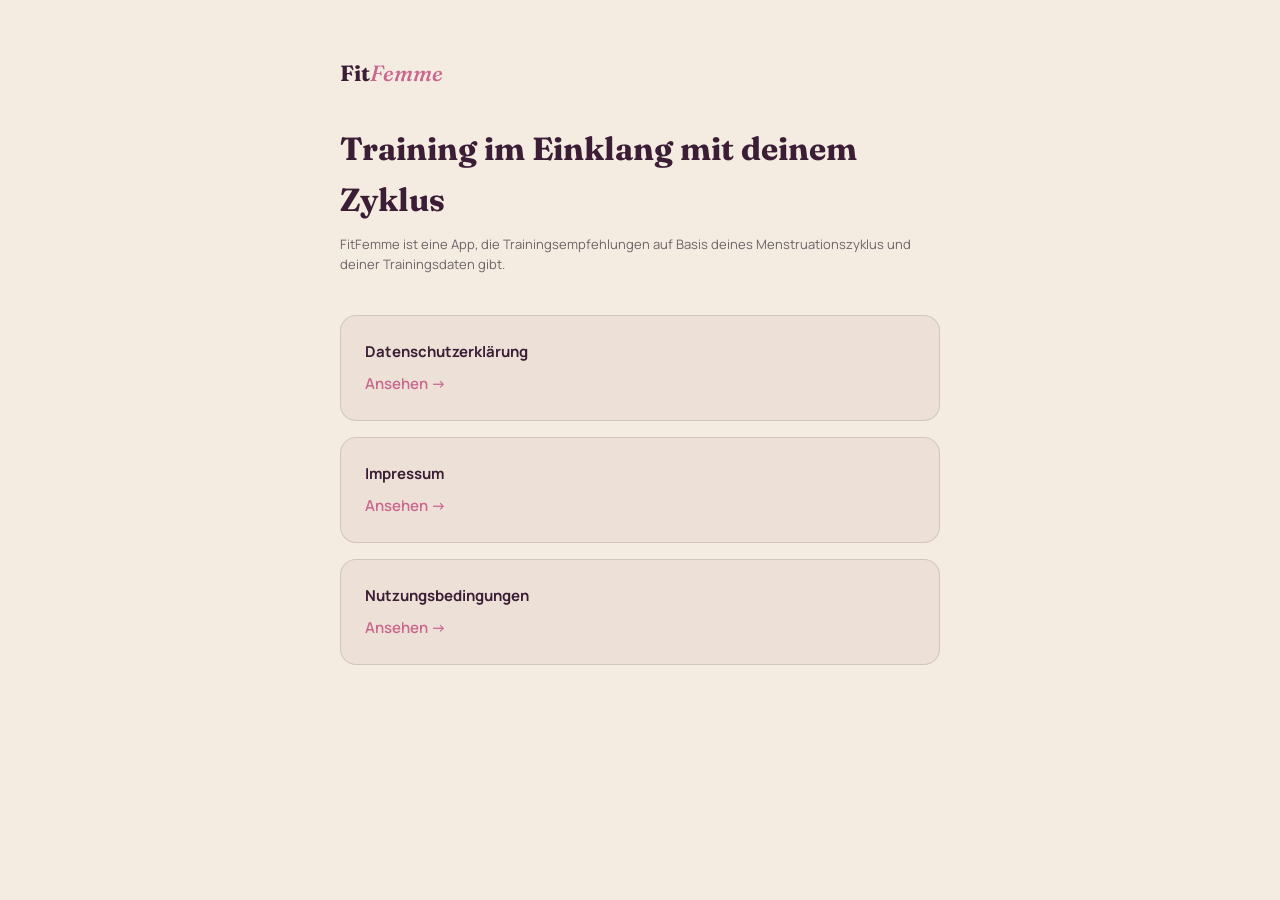
<file: index.html>
<!doctype html>
<html lang="de">
<head>
<meta charset="utf-8">
<meta name="viewport" content="width=device-width, initial-scale=1">
<title>FitFemme</title>
<link rel="stylesheet" href="style.css">
</head>
<body>
<main>
  <a class="wordmark" href="/">Fit<em>Femme</em></a>
  <h1>Training im Einklang mit deinem Zyklus</h1>
  <p class="stand">FitFemme ist eine App, die Trainingsempfehlungen auf Basis deines
    Menstruationszyklus und deiner Trainingsdaten gibt.</p>

  <div class="card">
    <h2>Datenschutzerklärung</h2>
    <p><a href="/datenschutz">Ansehen →</a></p>
  </div>
  <div class="card">
    <h2>Impressum</h2>
    <p><a href="/impressum">Ansehen →</a></p>
  </div>
  <div class="card">
    <h2>Nutzungsbedingungen</h2>
    <p><a href="/nutzungsbedingungen">Ansehen →</a></p>
  </div>
</main>
</body>
</html>
</file>
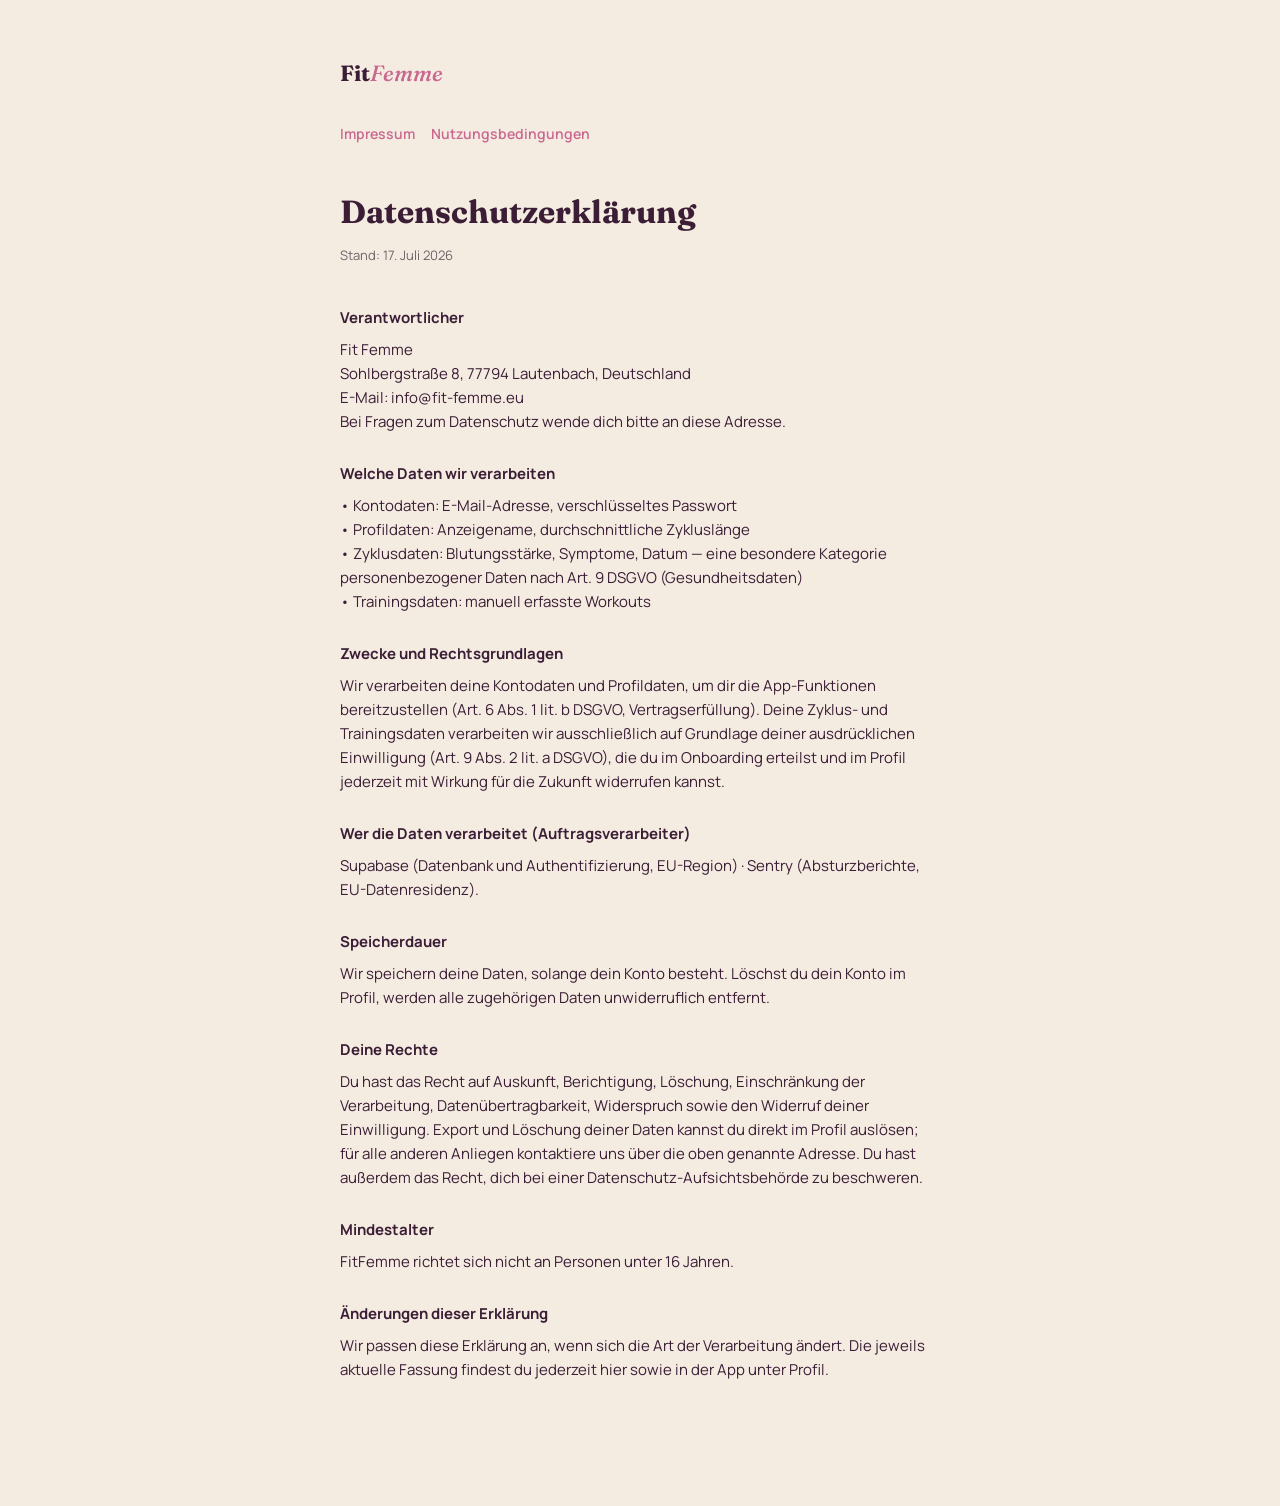
<file: datenschutz/index.html>
<!doctype html>
<html lang="de">
<head>
<meta charset="utf-8">
<meta name="viewport" content="width=device-width, initial-scale=1">
<title>Datenschutzerklärung — FitFemme</title>
<link rel="stylesheet" href="/style.css">
</head>
<body>
<main>
  <a class="wordmark" href="/">Fit<em>Femme</em></a>
  <div class="nav"><a href="/impressum">Impressum</a><a href="/nutzungsbedingungen">Nutzungsbedingungen</a></div>
  <h1>Datenschutzerklärung</h1>
  <p class="stand">Stand: 17. Juli 2026</p>

  <section>
    <h2>Verantwortlicher</h2>
    <p>Fit Femme<br>Sohlbergstraße 8, 77794 Lautenbach, Deutschland<br>E-Mail: info@fit-femme.eu</p>
    <p>Bei Fragen zum Datenschutz wende dich bitte an diese Adresse.</p>
  </section>

  <section>
    <h2>Welche Daten wir verarbeiten</h2>
    <p>
      • Kontodaten: E-Mail-Adresse, verschlüsseltes Passwort<br>
      • Profildaten: Anzeigename, durchschnittliche Zykluslänge<br>
      • Zyklusdaten: Blutungsstärke, Symptome, Datum — eine besondere Kategorie
      personenbezogener Daten nach Art. 9 DSGVO (Gesundheitsdaten)<br>
      • Trainingsdaten: manuell erfasste Workouts
    </p>
  </section>

  <section>
    <h2>Zwecke und Rechtsgrundlagen</h2>
    <p>Wir verarbeiten deine Kontodaten und Profildaten, um dir die App-Funktionen
      bereitzustellen (Art. 6 Abs. 1 lit. b DSGVO, Vertragserfüllung). Deine Zyklus- und
      Trainingsdaten verarbeiten wir ausschließlich auf Grundlage deiner ausdrücklichen
      Einwilligung (Art. 9 Abs. 2 lit. a DSGVO), die du im Onboarding erteilst und im Profil
      jederzeit mit Wirkung für die Zukunft widerrufen kannst.</p>
  </section>

  <section>
    <h2>Wer die Daten verarbeitet (Auftragsverarbeiter)</h2>
    <p>Supabase (Datenbank und Authentifizierung, EU-Region) · Sentry (Absturzberichte,
      EU-Datenresidenz).</p>
  </section>

  <section>
    <h2>Speicherdauer</h2>
    <p>Wir speichern deine Daten, solange dein Konto besteht. Löschst du dein Konto im Profil,
      werden alle zugehörigen Daten unwiderruflich entfernt.</p>
  </section>

  <section>
    <h2>Deine Rechte</h2>
    <p>Du hast das Recht auf Auskunft, Berichtigung, Löschung, Einschränkung der Verarbeitung,
      Datenübertragbarkeit, Widerspruch sowie den Widerruf deiner Einwilligung. Export und
      Löschung deiner Daten kannst du direkt im Profil auslösen; für alle anderen Anliegen
      kontaktiere uns über die oben genannte Adresse. Du hast außerdem das Recht, dich bei
      einer Datenschutz-Aufsichtsbehörde zu beschweren.</p>
  </section>

  <section>
    <h2>Mindestalter</h2>
    <p>FitFemme richtet sich nicht an Personen unter 16 Jahren.</p>
  </section>

  <section>
    <h2>Änderungen dieser Erklärung</h2>
    <p>Wir passen diese Erklärung an, wenn sich die Art der Verarbeitung ändert. Die jeweils
      aktuelle Fassung findest du jederzeit hier sowie in der App unter Profil.</p>
  </section>
</main>
</body>
</html>
</file>
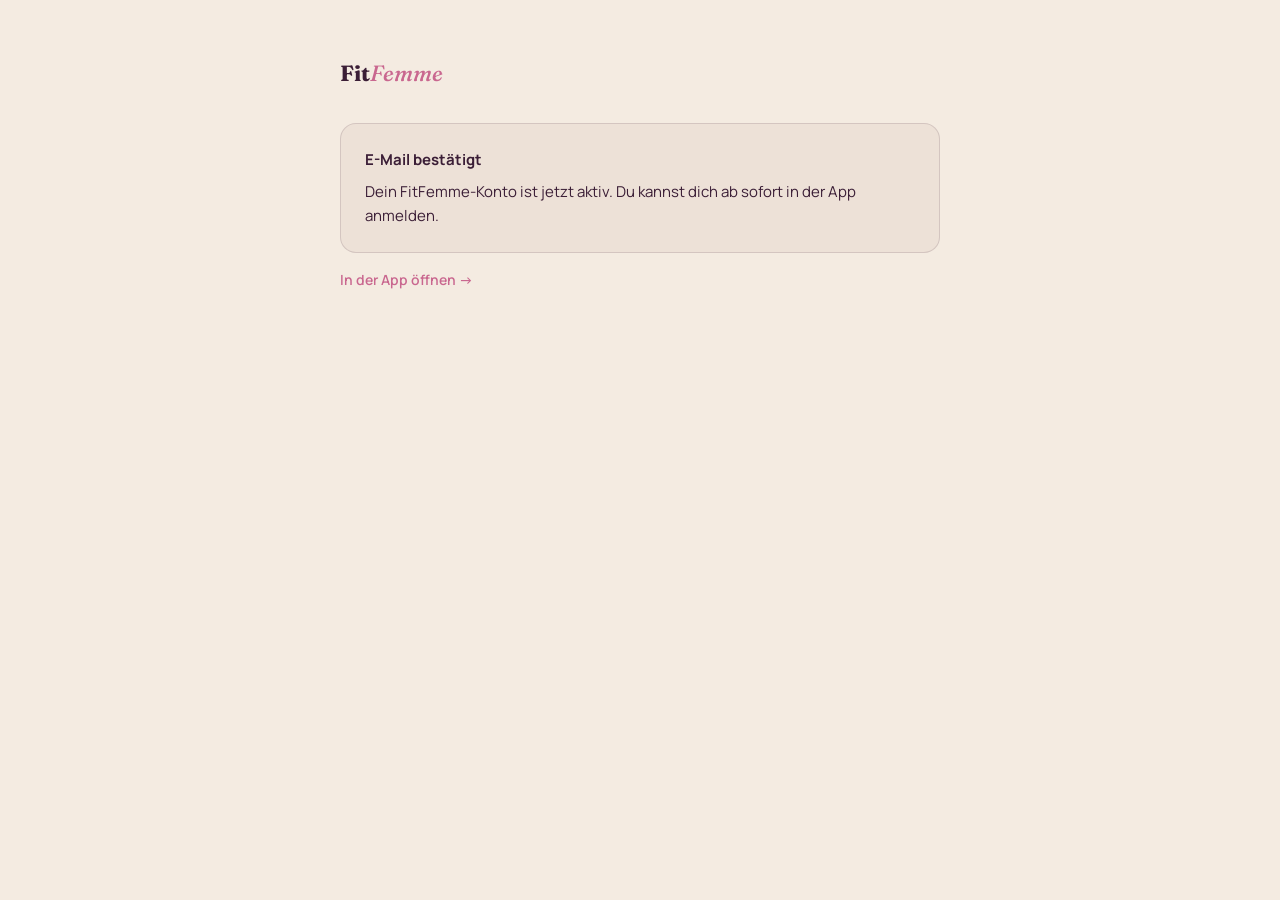
<file: email-bestaetigt/index.html>
<!doctype html>
<html lang="de">
<head>
<meta charset="utf-8">
<meta name="viewport" content="width=device-width, initial-scale=1">
<title>E-Mail bestätigt — FitFemme</title>
<link rel="stylesheet" href="/style.css">
</head>
<body>
<main>
  <a class="wordmark" href="/">Fit<em>Femme</em></a>

  <div class="card">
    <h2>E-Mail bestätigt</h2>
    <p>Dein FitFemme-Konto ist jetzt aktiv. Du kannst dich ab sofort in der App anmelden.</p>
  </div>

  <div class="nav"><a href="fitfemme://">In der App öffnen →</a></div>
</main>
</body>
</html>
</file>
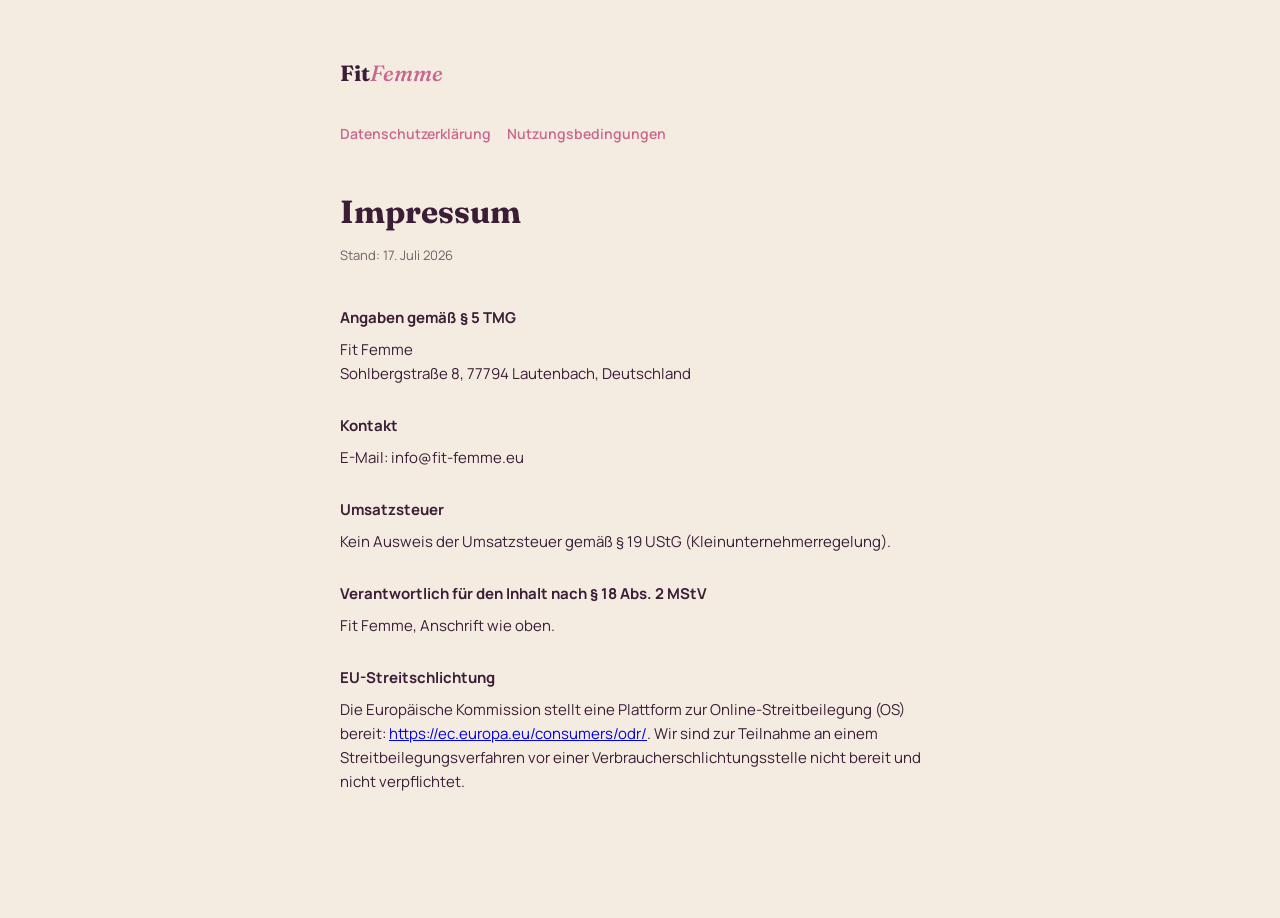
<file: impressum/index.html>
<!doctype html>
<html lang="de">
<head>
<meta charset="utf-8">
<meta name="viewport" content="width=device-width, initial-scale=1">
<title>Impressum — FitFemme</title>
<link rel="stylesheet" href="/style.css">
</head>
<body>
<main>
  <a class="wordmark" href="/">Fit<em>Femme</em></a>
  <div class="nav"><a href="/datenschutz">Datenschutzerklärung</a><a href="/nutzungsbedingungen">Nutzungsbedingungen</a></div>
  <h1>Impressum</h1>
  <p class="stand">Stand: 17. Juli 2026</p>

  <section>
    <h2>Angaben gemäß § 5 TMG</h2>
    <p>Fit Femme<br>Sohlbergstraße 8, 77794 Lautenbach, Deutschland</p>
  </section>

  <section>
    <h2>Kontakt</h2>
    <p>E-Mail: info@fit-femme.eu</p>
  </section>

  <section>
    <h2>Umsatzsteuer</h2>
    <p>Kein Ausweis der Umsatzsteuer gemäß § 19 UStG (Kleinunternehmerregelung).</p>
  </section>

  <section>
    <h2>Verantwortlich für den Inhalt nach § 18 Abs. 2 MStV</h2>
    <p>Fit Femme, Anschrift wie oben.</p>
  </section>

  <section>
    <h2>EU-Streitschlichtung</h2>
    <p>Die Europäische Kommission stellt eine Plattform zur Online-Streitbeilegung (OS)
      bereit: <a href="https://ec.europa.eu/consumers/odr/">https://ec.europa.eu/consumers/odr/</a>.
      Wir sind zur Teilnahme an einem Streitbeilegungsverfahren vor einer
      Verbraucherschlichtungsstelle nicht bereit und nicht verpflichtet.</p>
  </section>
</main>
</body>
</html>
</file>
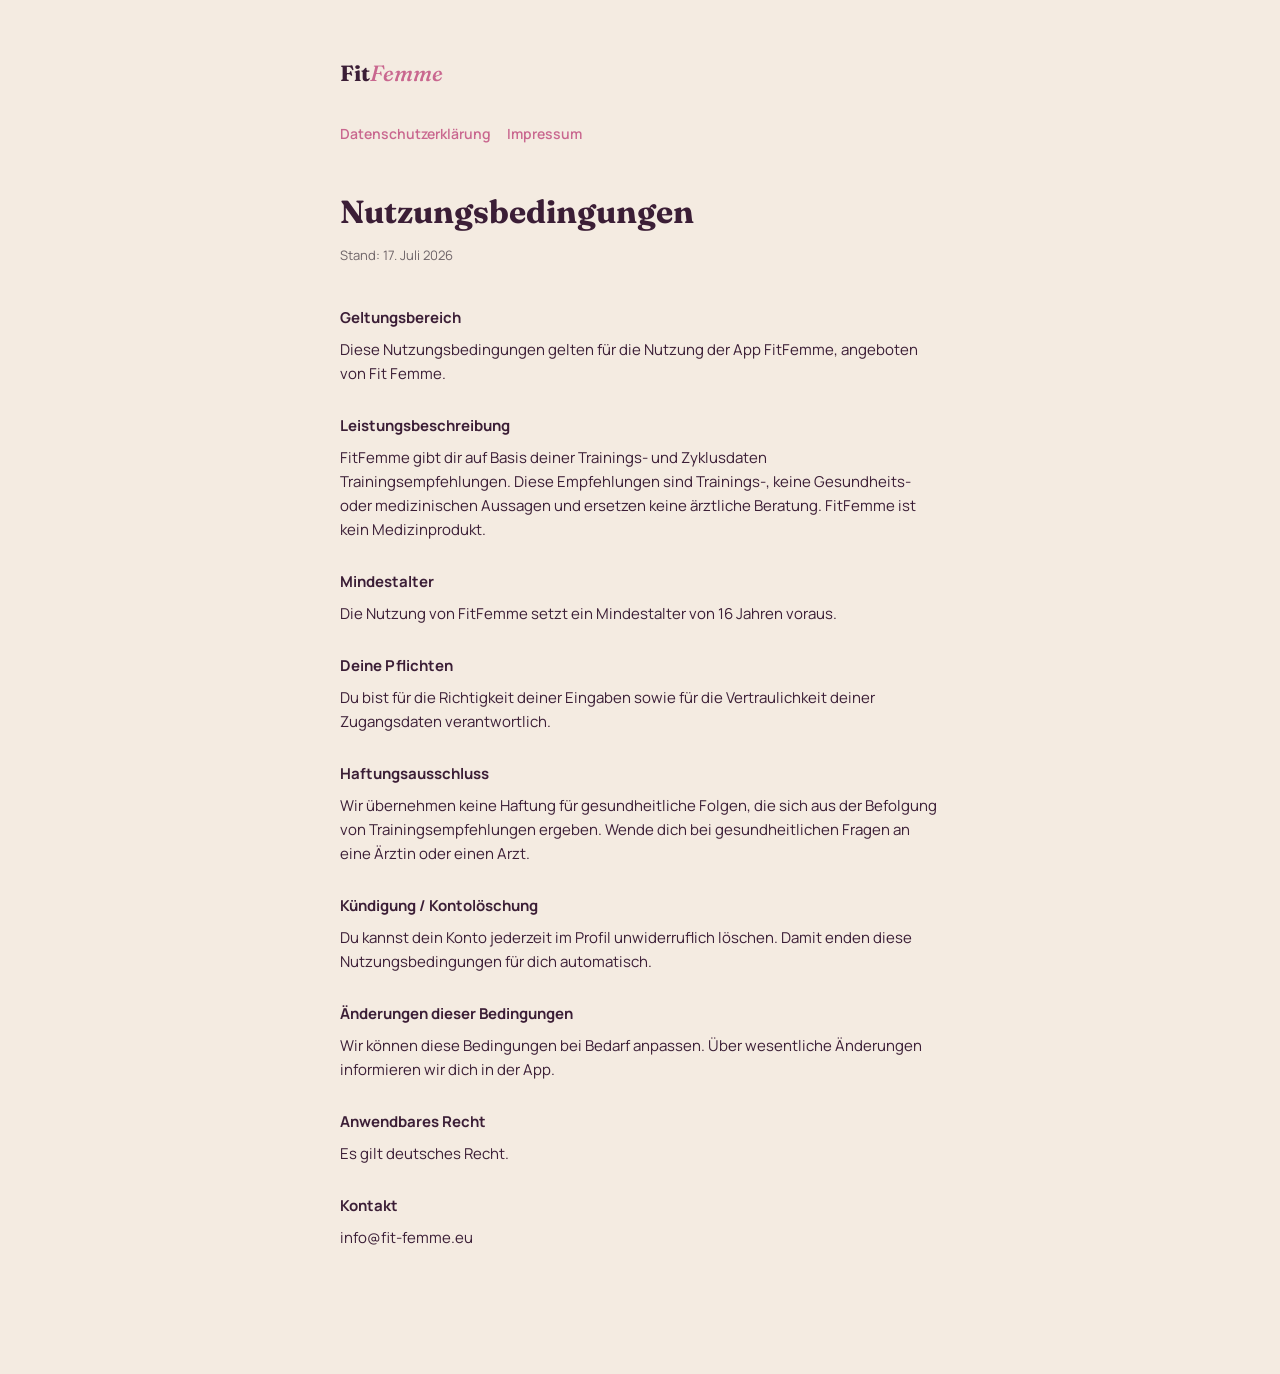
<file: nutzungsbedingungen/index.html>
<!doctype html>
<html lang="de">
<head>
<meta charset="utf-8">
<meta name="viewport" content="width=device-width, initial-scale=1">
<title>Nutzungsbedingungen — FitFemme</title>
<link rel="stylesheet" href="/style.css">
</head>
<body>
<main>
  <a class="wordmark" href="/">Fit<em>Femme</em></a>
  <div class="nav"><a href="/datenschutz">Datenschutzerklärung</a><a href="/impressum">Impressum</a></div>
  <h1>Nutzungsbedingungen</h1>
  <p class="stand">Stand: 17. Juli 2026</p>

  <section>
    <h2>Geltungsbereich</h2>
    <p>Diese Nutzungsbedingungen gelten für die Nutzung der App FitFemme, angeboten von Fit
      Femme.</p>
  </section>

  <section>
    <h2>Leistungsbeschreibung</h2>
    <p>FitFemme gibt dir auf Basis deiner Trainings- und Zyklusdaten Trainingsempfehlungen.
      Diese Empfehlungen sind Trainings-, keine Gesundheits- oder medizinischen Aussagen und
      ersetzen keine ärztliche Beratung. FitFemme ist kein Medizinprodukt.</p>
  </section>

  <section>
    <h2>Mindestalter</h2>
    <p>Die Nutzung von FitFemme setzt ein Mindestalter von 16 Jahren voraus.</p>
  </section>

  <section>
    <h2>Deine Pflichten</h2>
    <p>Du bist für die Richtigkeit deiner Eingaben sowie für die Vertraulichkeit deiner
      Zugangsdaten verantwortlich.</p>
  </section>

  <section>
    <h2>Haftungsausschluss</h2>
    <p>Wir übernehmen keine Haftung für gesundheitliche Folgen, die sich aus der Befolgung von
      Trainingsempfehlungen ergeben. Wende dich bei gesundheitlichen Fragen an eine Ärztin
      oder einen Arzt.</p>
  </section>

  <section>
    <h2>Kündigung / Kontolöschung</h2>
    <p>Du kannst dein Konto jederzeit im Profil unwiderruflich löschen. Damit enden diese
      Nutzungsbedingungen für dich automatisch.</p>
  </section>

  <section>
    <h2>Änderungen dieser Bedingungen</h2>
    <p>Wir können diese Bedingungen bei Bedarf anpassen. Über wesentliche Änderungen
      informieren wir dich in der App.</p>
  </section>

  <section>
    <h2>Anwendbares Recht</h2>
    <p>Es gilt deutsches Recht.</p>
  </section>

  <section>
    <h2>Kontakt</h2>
    <p>info@fit-femme.eu</p>
  </section>
</main>
</body>
</html>
</file>
<file: style.css>
@import url('https://fonts.googleapis.com/css2?family=Fraunces:ital,wght@0,600;0,700;1,500&family=Manrope:wght@500;600;700&display=swap');

:root {
  --ink: #3B1E36;
  --ink-2: #6E6468;
  --cream: #F4EBE1;
  --surface: #EDE1D7;
  --accent: #C9678F;
  --border: rgba(59, 30, 54, 0.14);
}

* { box-sizing: border-box; }

body {
  margin: 0;
  background: var(--cream);
  color: var(--ink);
  font-family: 'Manrope', -apple-system, sans-serif;
  line-height: 1.6;
}

main {
  max-width: 640px;
  margin: 0 auto;
  padding: 56px 20px 96px;
}

h1 {
  font-family: 'Fraunces', serif;
  font-weight: 700;
  font-size: 32px;
  margin: 0 0 8px;
}

.stand {
  color: var(--ink-2);
  font-size: 13px;
  margin-bottom: 40px;
}

section {
  margin-bottom: 28px;
}

h2 {
  font-family: 'Manrope', sans-serif;
  font-weight: 700;
  font-size: 15px;
  margin: 0 0 8px;
}

p {
  margin: 0;
  color: var(--ink);
  font-size: 15px;
}

.nav {
  display: flex;
  gap: 16px;
  margin-bottom: 40px;
  flex-wrap: wrap;
}

.nav a {
  color: var(--accent);
  font-weight: 600;
  font-size: 14px;
  text-decoration: none;
}
.nav a:hover { text-decoration: underline; }

.wordmark {
  font-family: 'Fraunces', serif;
  font-weight: 700;
  font-size: 22px;
  color: var(--ink);
  text-decoration: none;
  display: inline-block;
  margin-bottom: 32px;
}
.wordmark em { font-style: italic; font-weight: 500; color: var(--accent); }

.card {
  background: var(--surface);
  border: 1px solid var(--border);
  border-radius: 16px;
  padding: 24px;
  margin-bottom: 16px;
}

.card h2 { margin-top: 0; }

.card a { color: var(--accent); font-weight: 600; text-decoration: none; }
.card a:hover { text-decoration: underline; }
</file>
